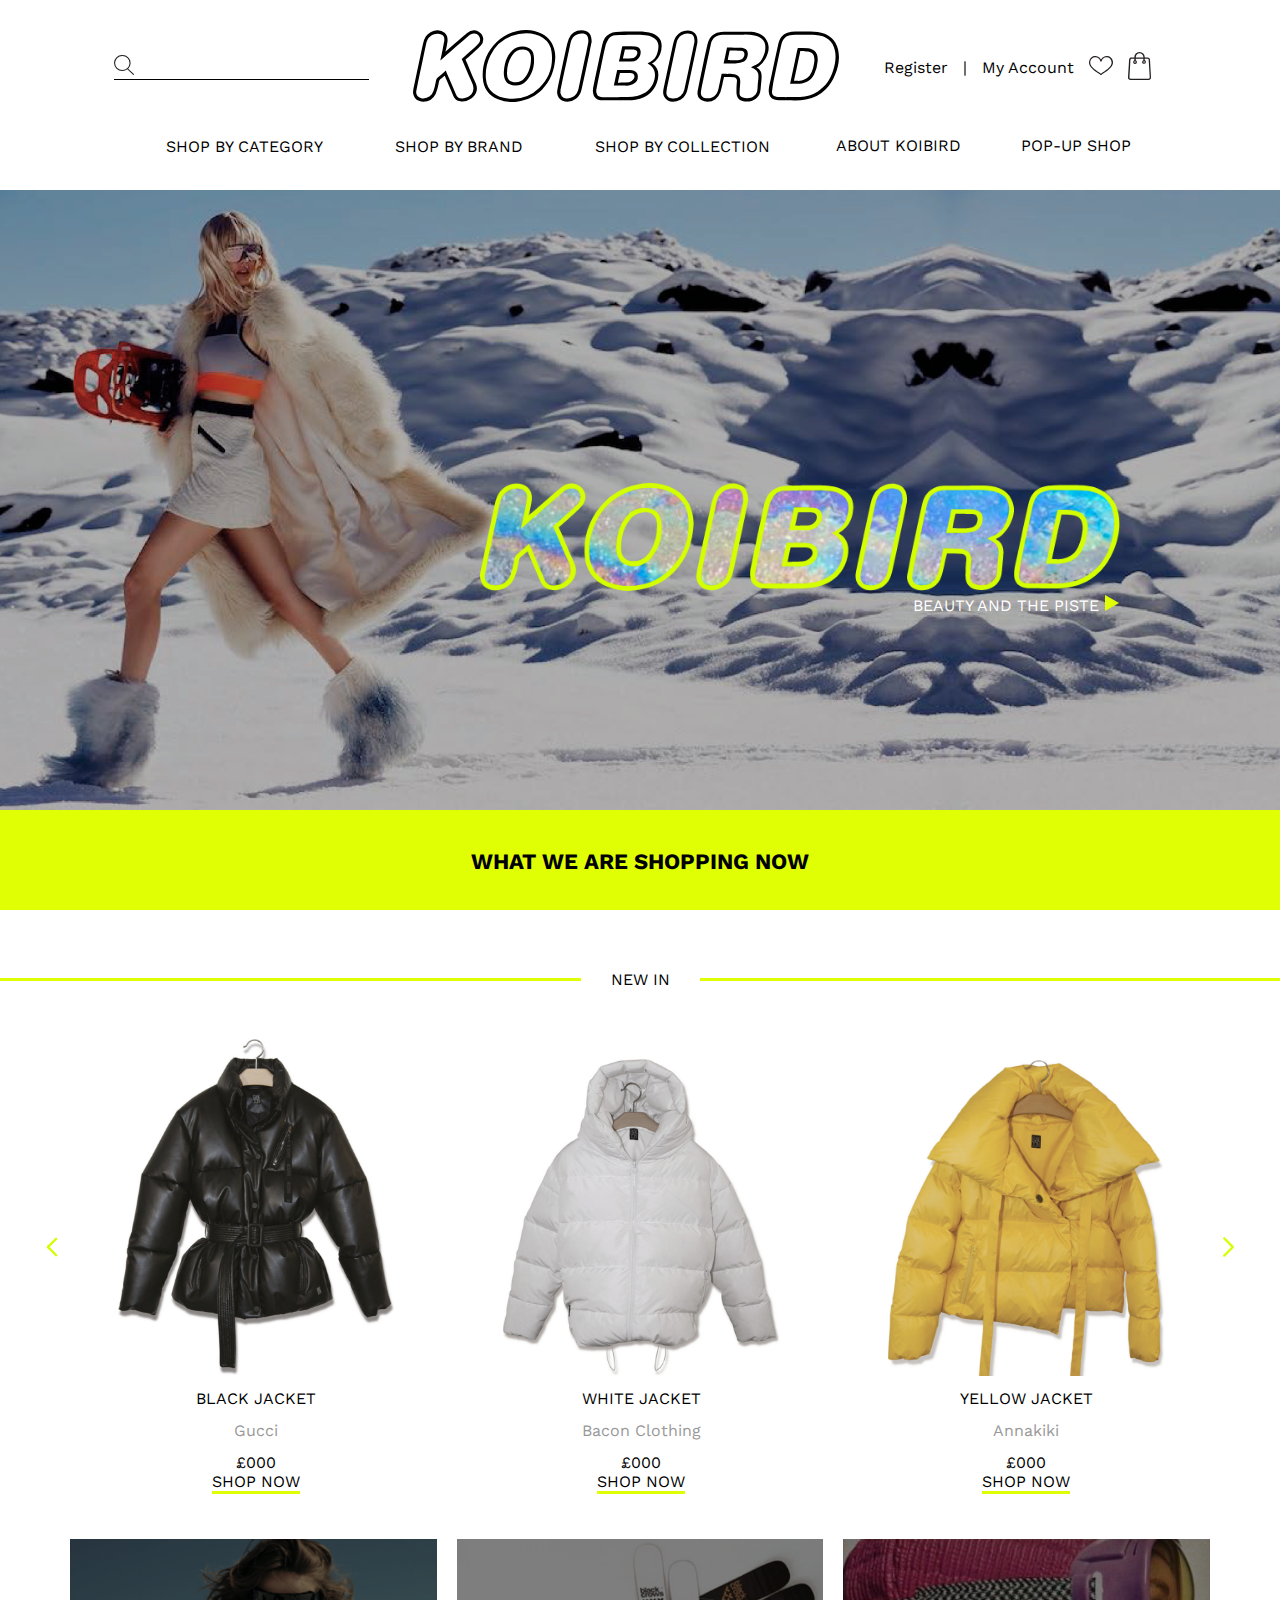
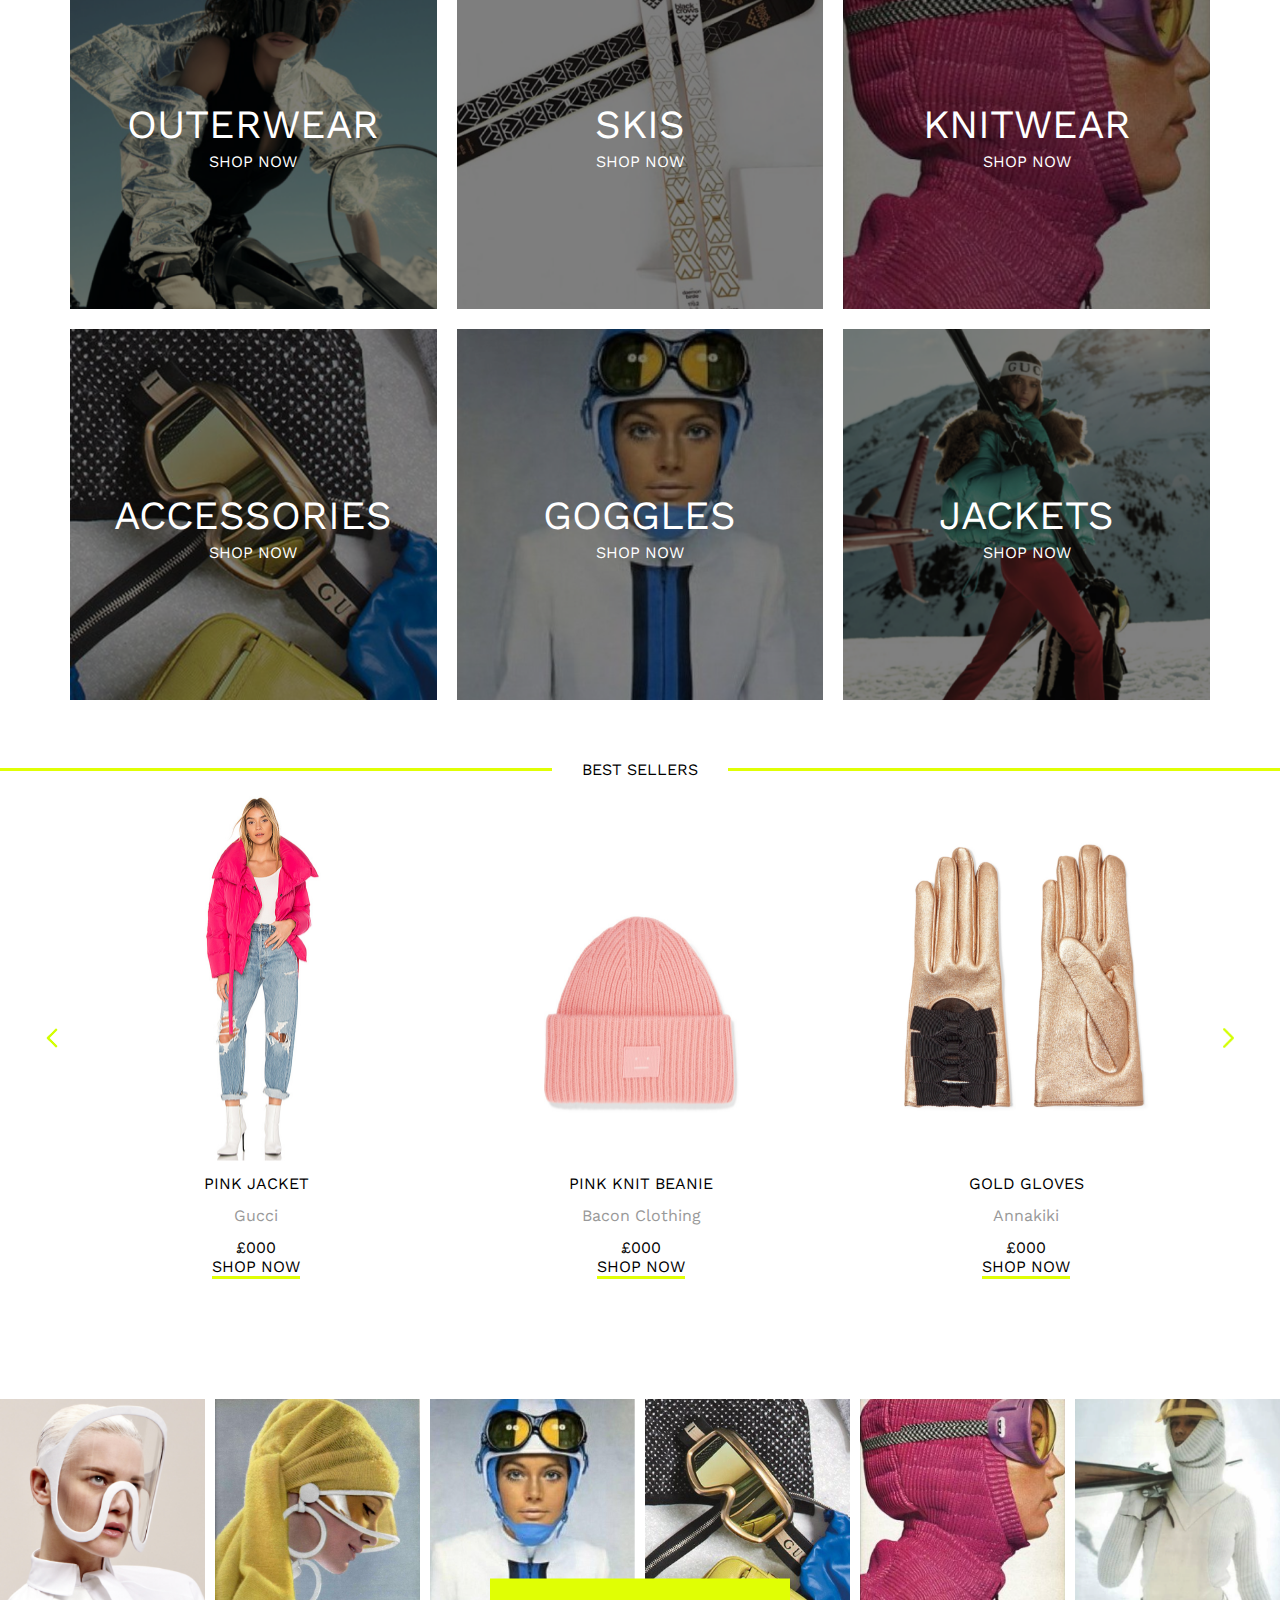
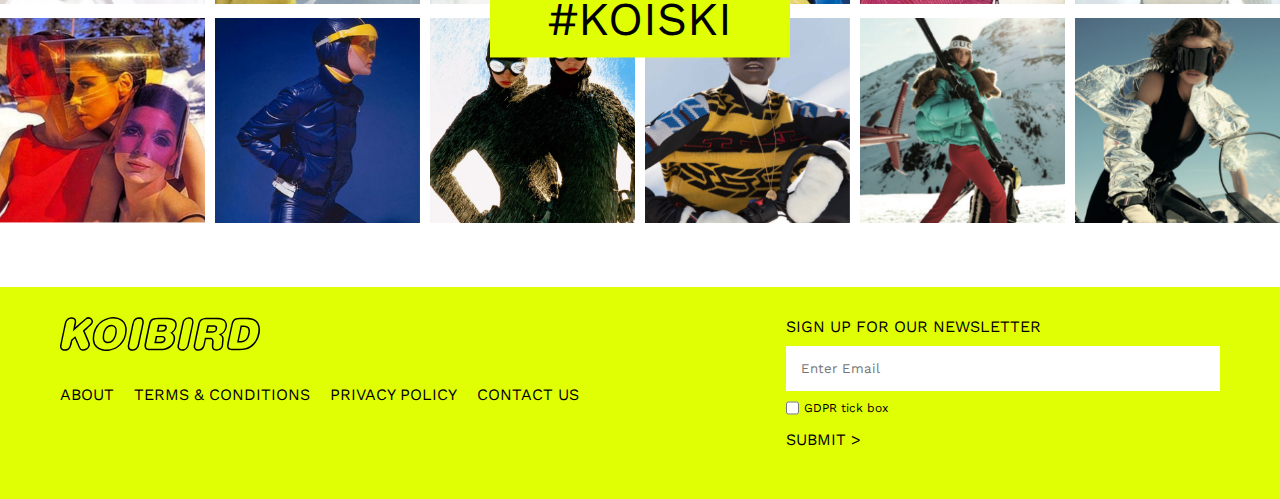
<file: index.html>
<!DOCTYPE html>
<html lang="en">

<head>
	<title>KOIBIRD</title>
	<meta name="description" content="KOIBIRD landing page" />
	<meta charset="utf-8" />
	<meta name="viewport" content="width=device-width, initial-scale=1, shrink-to-fit=no" />
	<link href="styles/styles.css" rel="stylesheet" type="text/css" />
</head>

<body>
	<header class="header">
		<div class="wrapper">
			<div class="header__columns">
				<div class="header__column--left">
					<form class="header__search-form">
						<span>
							<img src="img/search-icon.svg" alt="Search icon" />
						</span>
						<input type="text" />
					</form>
				</div>
				<div class="header__column--logo">
					<div class="header__logo">
						<a href="homepage.html">
							<img src="img/logo.svg" alt="Logo" />
						</a>
					</div>
				</div>
				<div class="header__column--right">
					<ul>
						<li><a href="#">Register</a></li>
						<li><span>|</span></li>
						<li><a href="#">My account</a></li>
					</ul>					
					<ul>
						<li><a href="#"><img src="img/wishlist-icon.svg" alt="Wishlist icon" /></a></li>
						<li><a href="#"><img src="img/shopping-bag.svg" alt="Shopping icon" /></a></li>
					</ul>
				</div>
				<div class="header__column--right-mobile">
					<ul>
						<li><a href="#"><img src="img/wishlist-icon.svg" alt="Wishlist icon" /></a></li>
						<li><a href="#"><img src="img/shopping-bag.svg" alt="Shopping icon" /></a></li>
					</ul>
				</div>
			</div>
			<nav class="header__nav">
				<ul>
					<li>
						<button class="dropdownCategory" onclick="dropdownToggle()">shop by category</button>
						<div class="header__nav--dropdown-content" id="dropdownCategory">
							<a href="#"><span>outerwear</span></a>
							<a href="#"><span>skis</span></a>
							<a href="#"><span>knitwear</span></a>
							<a href="#"><span>accessories</span></a>
							<a href="#"><span>goggles</span></a>
							<a href="#"><span>jackets</span></a>
						</div>
					</li>
					<li>
						<button class="dropdownBrand" onclick="dropdownToggle()">shop by brand</button>
						<div class="header__nav--dropdown-content" id="dropdownBrand">
							<a href="#"><span>gucci</span></a>
							<a href="#"><span>baron clothing</span></a>
							<a href="#"><span>annakiki</span></a>
							<a href="#"><span>black crows</span></a>
						</div>
					</li>
					<li>
						<button class="dropdownCollection" onclick="dropdownToggle()">shop by collection</button>
						<div class="header__nav--dropdown-content" id="dropdownCollection">
							<a href="#"><span>winter</span></a>
							<a href="#"><span>spring</span></a>
							<a href="#"><span>summer</span></a>
							<a href="#"><span>autumn</span></a>
						</div>
					</li>
					<li>
						<a href="#">about koibird</a>
					</li>
					<li>
						<a href="#">pop-up shop</a>
					</li>
				</ul>
			</nav>
		</div>

		<div class="header__mobile-nav">
			<button class="header__mobile-nav--toggler" onclick="mobileToggle()"><span></span></button>
			<div id="mobileToggle" class="header__mobile-nav--menu">
				<ul>
					<li><a href="#"><img src="img/wishlist-icon.svg" alt="Wishlist icon" /></a></li>
					<li><a href="#"><img src="img/shopping-bag.svg" alt="Shopping icon" /></a></li>
				</ul>
				<form class="header__search-form">
					<span>
						<img src="img/search-icon.svg" alt="Search icon" />
					</span>
					<input type="text" />
				</form>
				<a href="#">Register</a>
				<a href="#">My account</a>
				<a href="#">shop by category</a>
				<a href="#">shop by brand</a>
				<a href="#">shop by collection</a>
				<a href="#">about koibird</a>
				<a href="#">pop-up shop</a>
			</div>
		</div>
	</header>
	<main>
		<div class="main__banner">
			<img src="img/banner.png" alt="Banner" />
			<div class="main__banner--logo">
				<img src="img/banner-logo.png" alt="Banner logo" />
				<text><a href="#strapline">beauty and the piste <img src="img/banner-logo-link.svg" alt="Arrow" /></a>
				</text>
			</div>
		</div>
		<div id="strapline" class="strapline">
			what we are shopping now
		</div>
		<div class="slider__title">
			new in
		</div>
		<div class="wrapper">
			<div class="slider__new">
				<button class="slider-arrow">
					<img src="img/arrow-left.png" alt="Arrow left" />
				</button>
				<div class="slider">
					<ul>
						<li class="slider-item">
							<img src="img/jacket-black.png" alt="New">
							<div class="slider-item__text">
								<a href="#">
									<div class="name">BLACK JACKET</div>
								</a>
								<div class="brand">Gucci</div>
								<div class="price">£000</div>
								<a class="shop-link">shop now</a>
							</div>
						</li>
						<li class="slider-item">
							<img src="img/jacket-white.png" alt="New">
							<div class="slider-item__text">
								<a href="#">
									<div class="name">WHITE JACKET</div>
								</a>
								<div class="brand">Bacon Clothing</div>
								<div class="price">£000</div>
								<a class="shop-link">shop now</a>
						</li>
						<li class="slider-item">
							<img src="img/jacket-yellow.png" alt="New">
							<div class="slider-item__text">
								<a href="#">
									<div class="name">YELLOW JACKET</div>
								</a>
								<div class="brand">Annakiki</div>
								<div class="price">£000</div>
								<a class="shop-link">shop now</a>
							</div>
						</li>
						<li class="slider-item">
							<img src="img/jacket-camouflage.png" alt="New">
							<div class="slider-item__text">
								<a href="#">
									<div class="name">CAMOUFLAGE JACKET</div>
								</a>
								<div class="brand">Black Crows</div>
								<div class="price">£000</div>
								<a class="shop-link">shop now</a>
							</div>
						</li>
					</ul>
				</div>
				<button class="slider-arrow">
					<img src="img/arrow-right.png" alt="Arrow right" />
				</button>
			</div>
		</div>
		<div class="wrapper">
			<div class="cta-grid">
				<a><img src="img/cta-outerwear.png" alt="CTA image" />
					<div class="cta-grid__overlay"></div>
					<text class="cta-grid__title">outerwear</text>
					<text class="cta-grid__subtitle">shop now</text>
				</a>
				<a><img src="img/cta-skis.png" alt="CTA image" />
					<div class="cta-grid__overlay"></div>
					<text class="cta-grid__title">skis</text>
					<text class="cta-grid__subtitle">shop now</text>
				</a>
				<a><img src="img/cta-knitwear.png" alt="CTA image" />
					<div class="cta-grid__overlay"></div>
					<text class="cta-grid__title">knitwear</text>
					<text class="cta-grid__subtitle">shop now</text>
				</a>
				<a><img src="img/cta-accessories.png" alt="CTA image" />
					<div class="cta-grid__overlay"></div>
					<text class="cta-grid__title">accessories</text>
					<text class="cta-grid__subtitle">shop now</text>
				</a>
				<a><img src="img/cta-goggles.png" alt="CTA image" />
					<div class="cta-grid__overlay"></div>
					<text class="cta-grid__title">goggles</text>
					<text class="cta-grid__subtitle">shop now</text>
				</a>
				<a><img src="img/cta-jackets.png" alt="CTA image" />
					<div class="cta-grid__overlay"></div>
					<text class="cta-grid__title">jackets</text>
					<text class="cta-grid__subtitle">shop now</text>
				</a>
			</div>
		</div>

		<div class="slider__title">
			best sellers
		</div>
		<div class="wrapper">
			<div class="slider__best">
				<button class="slider-arrow">
					<img src="img/arrow-left.png" alt="Arrow left" />
				</button>
				<div class="slider">
					<ul>
						<li class="slider-item">
							<img src="img/best-pink-jacket.png" alt="New">
							<div class="slider-item__text">
								<a href="#">
									<div class="name">PINK JACKET</div>
								</a>
								<div class="brand">Gucci</div>
								<div class="price">£000</div>
								<a class="shop-link">shop now</a>
							</div>
						</li>
						<li class="slider-item">
							<img src="img/best-pink-beanie.png" alt="New">
							<div class="slider-item__text">
								<a href="#">
									<div class="name">PINK KNIT BEANIE</div>
								</a>
								<div class="brand">Bacon Clothing</div>
								<div class="price">£000</div>
								<a class="shop-link">shop now</a>
						</li>
						<li class="slider-item">
							<img src="img/best-gold-gloves.png" alt="New">
							<div class="slider-item__text">
								<a href="#">
									<div class="name">GOLD GLOVES</div>
								</a>
								<div class="brand">Annakiki</div>
								<div class="price">£000</div>
								<a class="shop-link">shop now</a>
							</div>
						</li>
						<li class="slider-item">
							<img src="img/best-handbag.png" alt="New">
							<div class="slider-item__text">
								<a href="#">
									<div class="name">CREAM HANDBAG</div>
								</a>
								<div class="brand">Black Crows</div>
								<div class="price">£000</div>
								<a class="shop-link">shop now</a>
							</div>
						</li>
					</ul>
				</div>
				<button class="slider-arrow">
					<img src="img/arrow-right.png" alt="Arrow right" />
				</button>
			</div>
		</div>

		<div class="instagram">
			<a>
				<div class="instagram__overlay"></div>
				<img src="img/instagram-1.png" alt="Instagram picture" />
				<text>shop the look</text>
			</a>
			<a>
				<div class="instagram__overlay"></div>
				<img src="img/instagram-2.png" alt="Instagram picture" />
				<text>shop the look</text>
			</a>
			<a>
				<div class="instagram__overlay"></div>
				<img src="img/instagram-3.png" alt="Instagram picture" />
				<text>shop the look</text>
			</a>
			<a>
				<div class="instagram__overlay"></div>
				<img src="img/instagram-4.png" alt="Instagram picture" />
				<text>shop the look</text>
			</a>
			<a>
				<div class="instagram__overlay"></div>
				<img src="img/instagram-5.png" alt="Instagram picture" />
				<text>shop the look</text>
			</a>
			<a>
				<div class="instagram__overlay"></div>
				<img src="img/instagram-6.png" alt="Instagram picture" />
				<text>shop the look</text>
			</a>
			<a>
				<div class="instagram__overlay"></div>
				<img src="img/instagram-7.png" alt="Instagram picture" />
				<text>shop the look</text>
			</a>
			<a>
				<div class="instagram__overlay"></div>
				<img src="img/instagram-8.png" alt="Instagram picture" />
				<text>shop the look</text>
			</a>
			<a>
				<div class="instagram__overlay"></div>
				<img src="img/instagram-9.png" alt="Instagram picture" />
				<text>shop the look</text>
			</a>
			<a>
				<div class="instagram__overlay"></div>
				<img src="img/instagram-10.png" alt="Instagram picture" />
				<text>shop the look</text>
			</a>
			<a>
				<div class="instagram__overlay"></div>
				<img src="img/instagram-11.png" alt="Instagram picture" />
				<text>shop the look</text>
			</a>
			<a>
				<div class="instagram__overlay"></div>
				<img src="img/instagram-12.png" alt="Instagram picture" />
				<text>shop the look</text>
			</a>
			<div class="instagram__cta">
				#KOISKI
			</div>
		</div>
	</main>
	<footer class="footer">
		<div class="wrapper">
			<div class="footer__container">
			<div class="footer__left">
				<div class="footer__logo-container">
					<a href="#">
						<img src="img/logo.svg" alt="Logo" />
					</a>
				</div>
					<ul class="footer__nav">
						<li><a href="#">about</a></li>
						<li><a href="#">terms & conditions</a></li>
						<li><a href="#">privacy policy</a></li>
						<li><a href="#">contact us</a></li>
					</ul>
			</div>
			<div class="footer__right">
				<form class="footer__signup-form">
					<text>sign up for our newsletter</text>
					<input type="email" placeholder="Enter Email" name="email" required>
					<label>
						<input type="checkbox" required> GDPR tick box
					</label>
					<div class="clearfix">
						<button type="submit" class="footer__signup-form--submit">Submit ></button>
					</div>
				</form>
			</div></div>
		</div>
	</footer>
	<script src="js/main.js" type="text/javascript"></script>
</body>

</html>
</file>
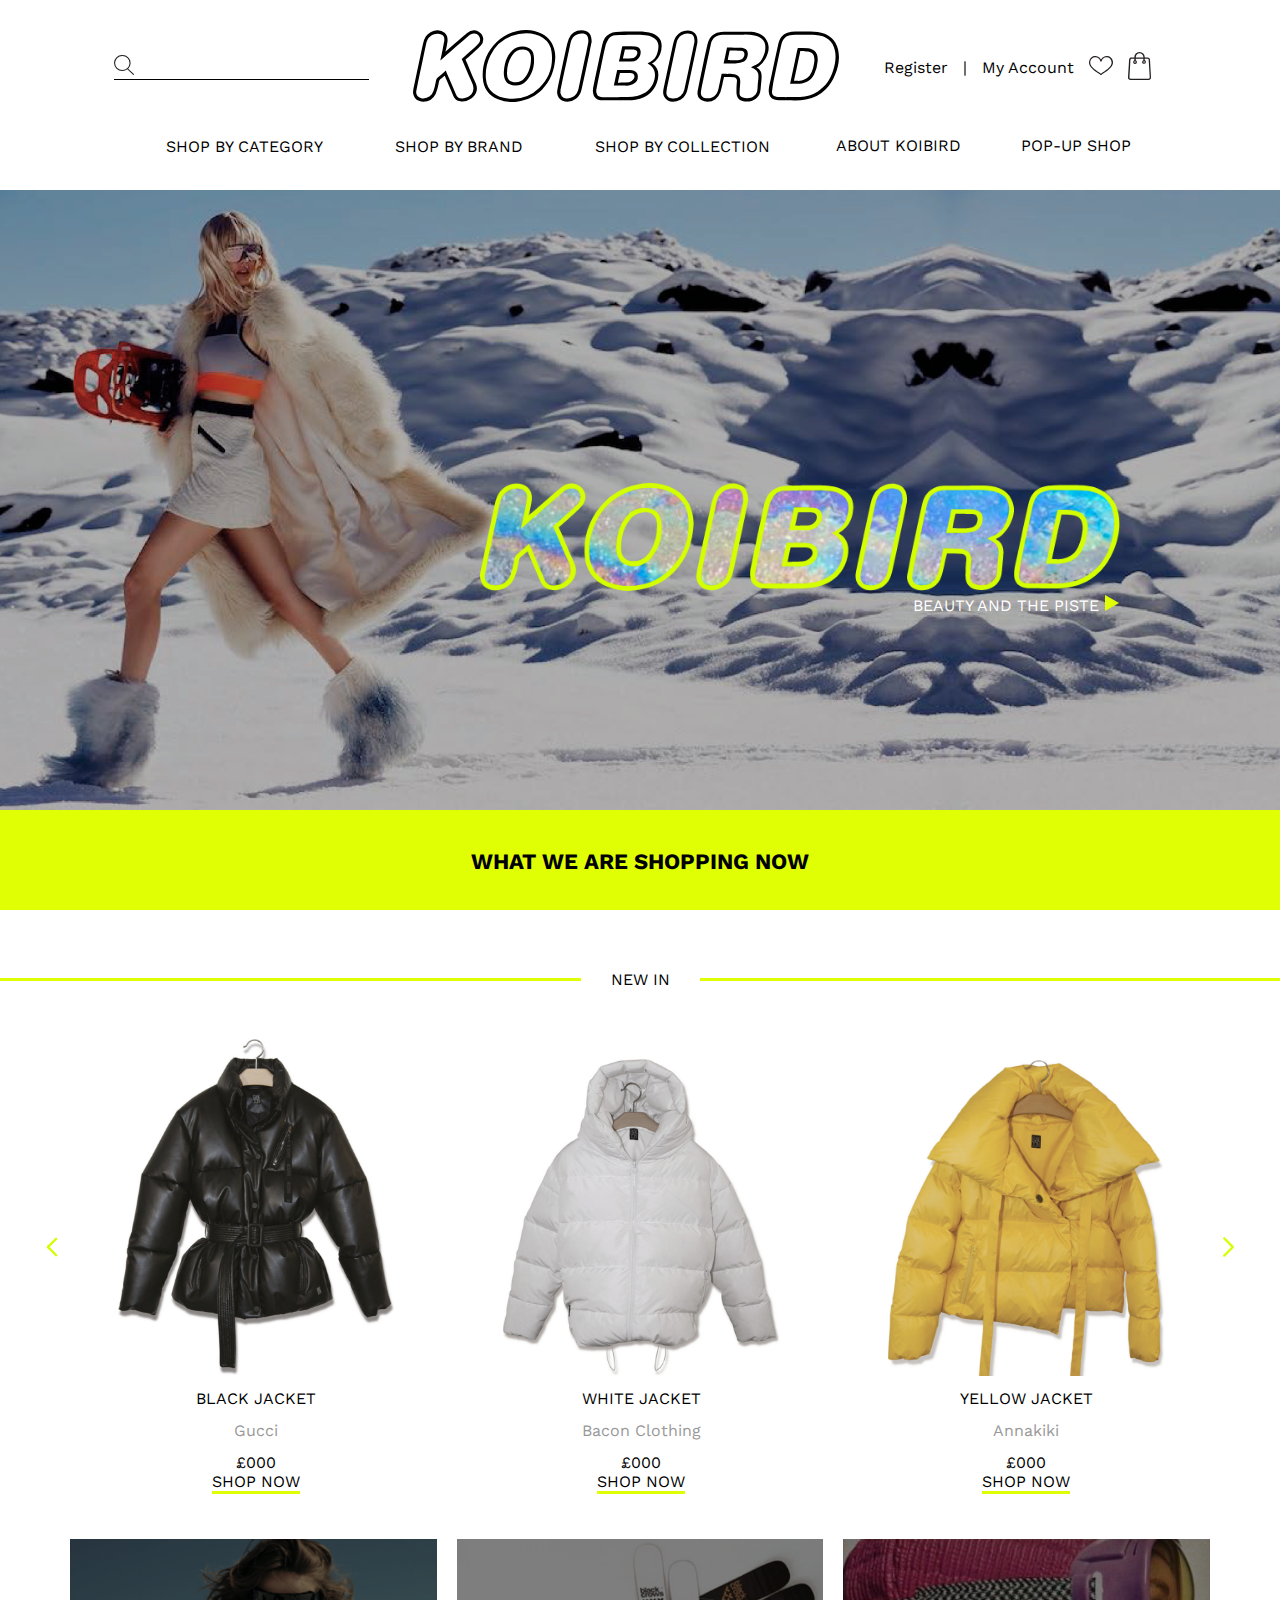
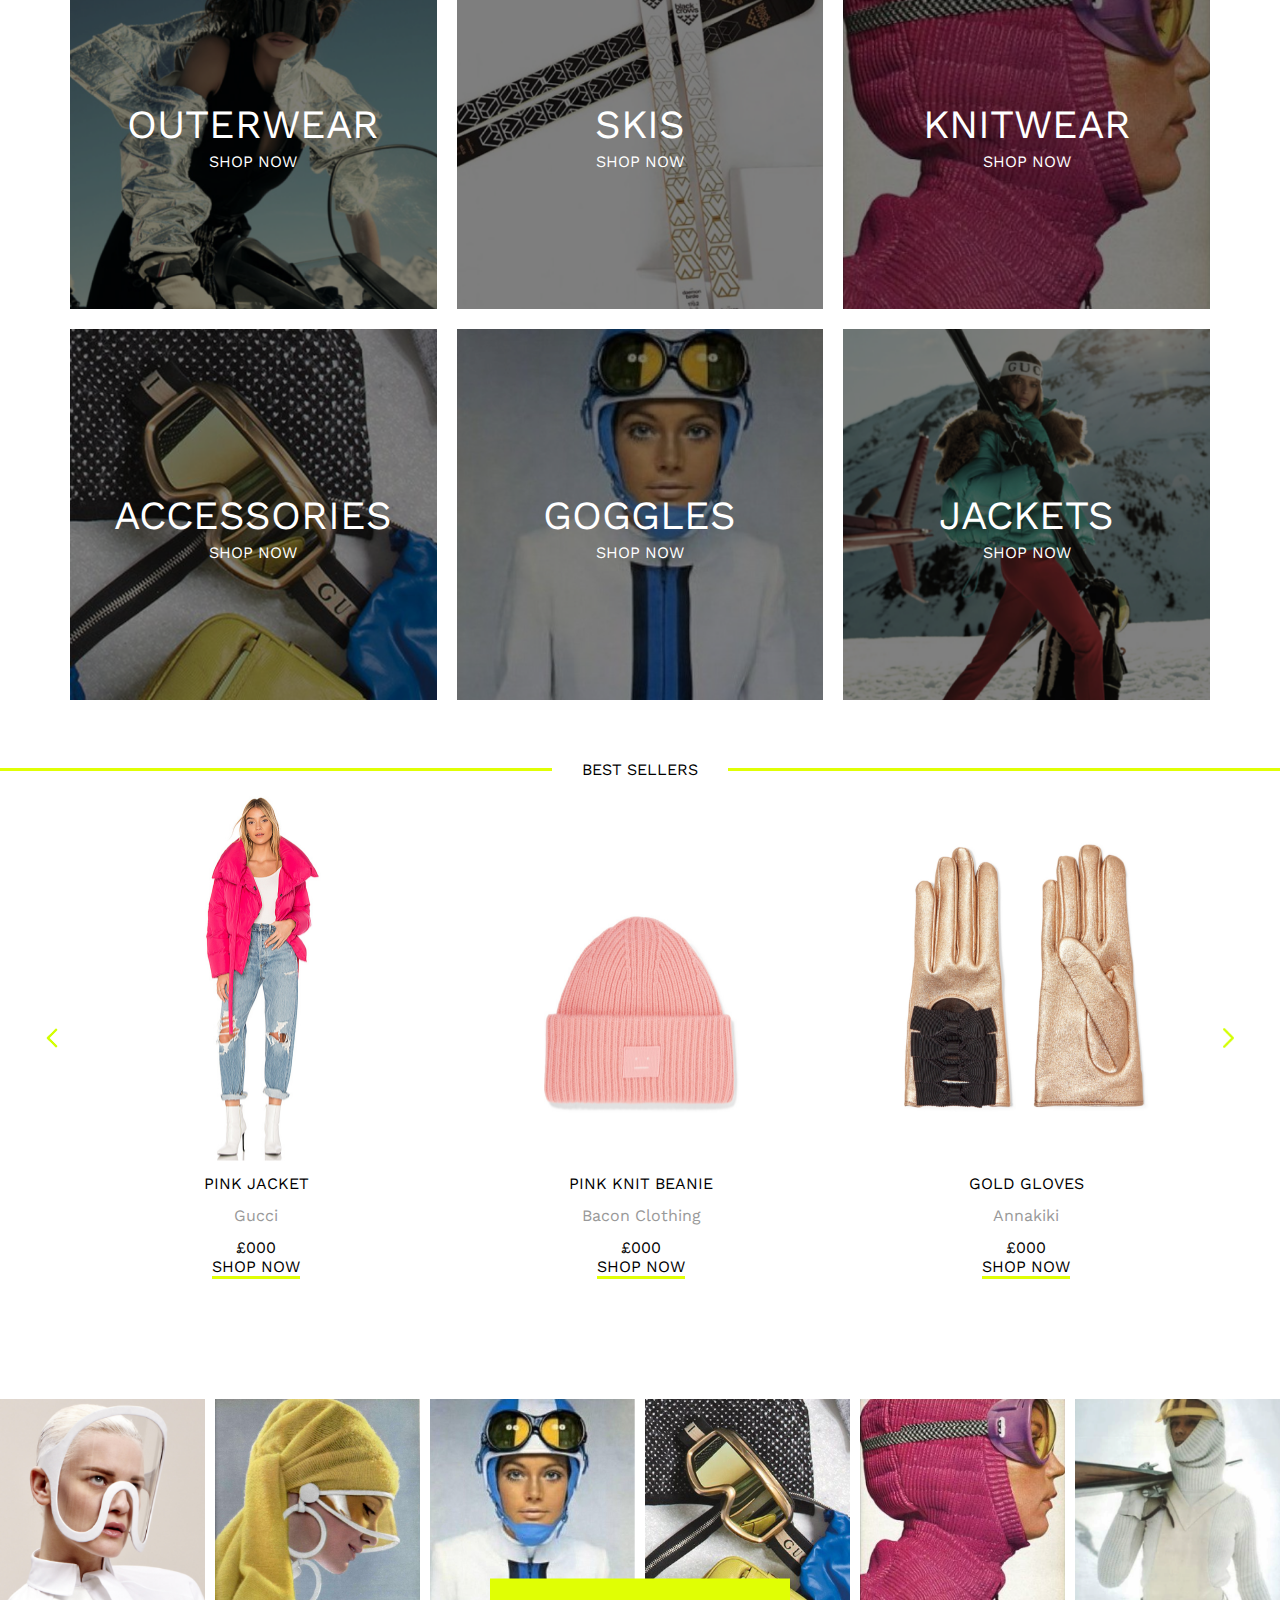
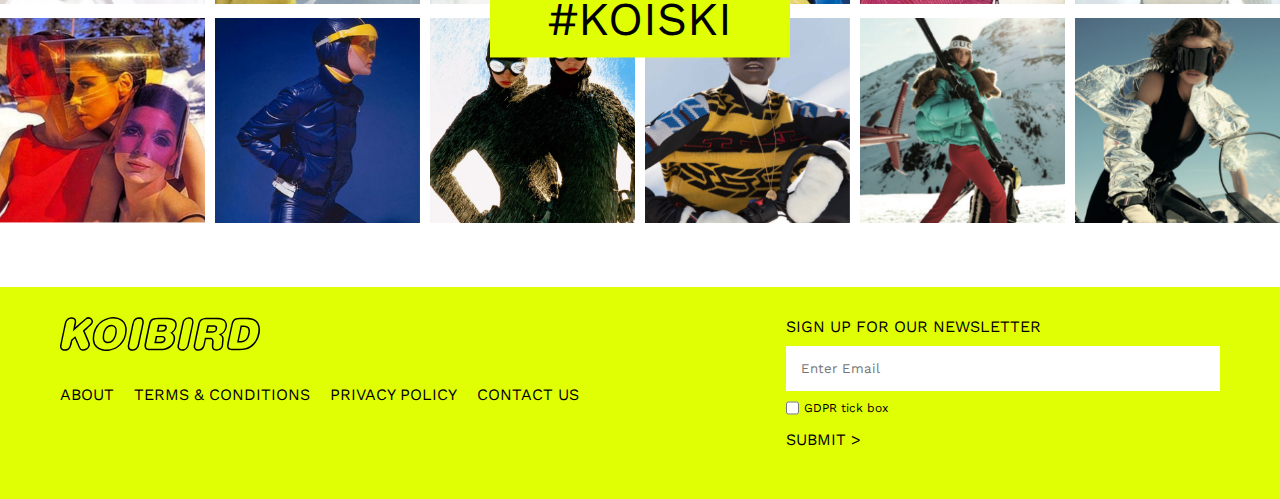
<file: homepage.html>
<!DOCTYPE html>
<html lang="en">

<head>
	<title>KOIBIRD</title>
	<meta name="description" content="KOIBIRD landing page" />
	<meta charset="utf-8" />
	<meta name="viewport" content="width=device-width, initial-scale=1, shrink-to-fit=no" />
	<link href="styles/styles.css" rel="stylesheet" type="text/css" />
</head>

<body>
	<header class="header">
		<div class="wrapper">
			<div class="header__columns">
				<div class="header__column--left">
					<form class="header__search-form">
						<span>
							<img src="img/search-icon.svg" alt="Search icon" />
						</span>
						<input type="text" />
					</form>
				</div>
				<div class="header__column--logo">
					<div class="header__logo">
						<a href="homepage.html">
							<img src="img/logo.svg" alt="Logo" />
						</a>
					</div>
				</div>
				<div class="header__column--right">
					<ul>
						<li><a href="#">Register</a></li>
						<li><span>|</span></li>
						<li><a href="#">My account</a></li>
					</ul>					
					<ul>
						<li><a href="#"><img src="img/wishlist-icon.svg" alt="Wishlist icon" /></a></li>
						<li><a href="#"><img src="img/shopping-bag.svg" alt="Shopping icon" /></a></li>
					</ul>
				</div>
				<div class="header__column--right-mobile">
					<ul>
						<li><a href="#"><img src="img/wishlist-icon.svg" alt="Wishlist icon" /></a></li>
						<li><a href="#"><img src="img/shopping-bag.svg" alt="Shopping icon" /></a></li>
					</ul>
				</div>
			</div>
			<nav class="header__nav">
				<ul>
					<li>
						<button class="dropdownCategory" onclick="dropdownToggle()">shop by category</button>
						<div class="header__nav--dropdown-content" id="dropdownCategory">
							<a href="#"><span>outerwear</span></a>
							<a href="#"><span>skis</span></a>
							<a href="#"><span>knitwear</span></a>
							<a href="#"><span>accessories</span></a>
							<a href="#"><span>goggles</span></a>
							<a href="#"><span>jackets</span></a>
						</div>
					</li>
					<li>
						<button class="dropdownBrand" onclick="dropdownToggle()">shop by brand</button>
						<div class="header__nav--dropdown-content" id="dropdownBrand">
							<a href="#"><span>gucci</span></a>
							<a href="#"><span>baron clothing</span></a>
							<a href="#"><span>annakiki</span></a>
							<a href="#"><span>black crows</span></a>
						</div>
					</li>
					<li>
						<button class="dropdownCollection" onclick="dropdownToggle()">shop by collection</button>
						<div class="header__nav--dropdown-content" id="dropdownCollection">
							<a href="#"><span>winter</span></a>
							<a href="#"><span>spring</span></a>
							<a href="#"><span>summer</span></a>
							<a href="#"><span>autumn</span></a>
						</div>
					</li>
					<li>
						<a href="#">about koibird</a>
					</li>
					<li>
						<a href="#">pop-up shop</a>
					</li>
				</ul>
			</nav>
		</div>

		<div class="header__mobile-nav">
			<button class="header__mobile-nav--toggler" onclick="mobileToggle()"><span></span></button>
			<div id="mobileToggle" class="header__mobile-nav--menu">
				<ul>
					<li><a href="#"><img src="img/wishlist-icon.svg" alt="Wishlist icon" /></a></li>
					<li><a href="#"><img src="img/shopping-bag.svg" alt="Shopping icon" /></a></li>
				</ul>
				<form class="header__search-form">
					<span>
						<img src="img/search-icon.svg" alt="Search icon" />
					</span>
					<input type="text" />
				</form>
				<a href="#">Register</a>
				<a href="#">My account</a>
				<a href="#">shop by category</a>
				<a href="#">shop by brand</a>
				<a href="#">shop by collection</a>
				<a href="#">about koibird</a>
				<a href="#">pop-up shop</a>
			</div>
		</div>
	</header>
	<main>
		<div class="main__banner">
			<img src="img/banner.png" alt="Banner" />
			<div class="main__banner--logo">
				<img src="img/banner-logo.png" alt="Banner logo" />
				<text><a href="#strapline">beauty and the piste <img src="img/banner-logo-link.svg" alt="Arrow" /></a>
				</text>
			</div>
		</div>
		<div id="strapline" class="strapline">
			what we are shopping now
		</div>
		<div class="slider__title">
			new in
		</div>
		<div class="wrapper">
			<div class="slider__new">
				<button class="slider-arrow">
					<img src="img/arrow-left.png" alt="Arrow left" />
				</button>
				<div class="slider">
					<ul>
						<li class="slider-item">
							<img src="img/jacket-black.png" alt="New">
							<div class="slider-item__text">
								<a href="#">
									<div class="name">BLACK JACKET</div>
								</a>
								<div class="brand">Gucci</div>
								<div class="price">£000</div>
								<a class="shop-link">shop now</a>
							</div>
						</li>
						<li class="slider-item">
							<img src="img/jacket-white.png" alt="New">
							<div class="slider-item__text">
								<a href="#">
									<div class="name">WHITE JACKET</div>
								</a>
								<div class="brand">Bacon Clothing</div>
								<div class="price">£000</div>
								<a class="shop-link">shop now</a>
						</li>
						<li class="slider-item">
							<img src="img/jacket-yellow.png" alt="New">
							<div class="slider-item__text">
								<a href="#">
									<div class="name">YELLOW JACKET</div>
								</a>
								<div class="brand">Annakiki</div>
								<div class="price">£000</div>
								<a class="shop-link">shop now</a>
							</div>
						</li>
						<li class="slider-item">
							<img src="img/jacket-camouflage.png" alt="New">
							<div class="slider-item__text">
								<a href="#">
									<div class="name">CAMOUFLAGE JACKET</div>
								</a>
								<div class="brand">Black Crows</div>
								<div class="price">£000</div>
								<a class="shop-link">shop now</a>
							</div>
						</li>
					</ul>
				</div>
				<button class="slider-arrow">
					<img src="img/arrow-right.png" alt="Arrow right" />
				</button>
			</div>
		</div>
		<div class="wrapper">
			<div class="cta-grid">
				<a><img src="img/cta-outerwear.png" alt="CTA image" />
					<div class="cta-grid__overlay"></div>
					<text class="cta-grid__title">outerwear</text>
					<text class="cta-grid__subtitle">shop now</text>
				</a>
				<a><img src="img/cta-skis.png" alt="CTA image" />
					<div class="cta-grid__overlay"></div>
					<text class="cta-grid__title">skis</text>
					<text class="cta-grid__subtitle">shop now</text>
				</a>
				<a><img src="img/cta-knitwear.png" alt="CTA image" />
					<div class="cta-grid__overlay"></div>
					<text class="cta-grid__title">knitwear</text>
					<text class="cta-grid__subtitle">shop now</text>
				</a>
				<a><img src="img/cta-accessories.png" alt="CTA image" />
					<div class="cta-grid__overlay"></div>
					<text class="cta-grid__title">accessories</text>
					<text class="cta-grid__subtitle">shop now</text>
				</a>
				<a><img src="img/cta-goggles.png" alt="CTA image" />
					<div class="cta-grid__overlay"></div>
					<text class="cta-grid__title">goggles</text>
					<text class="cta-grid__subtitle">shop now</text>
				</a>
				<a><img src="img/cta-jackets.png" alt="CTA image" />
					<div class="cta-grid__overlay"></div>
					<text class="cta-grid__title">jackets</text>
					<text class="cta-grid__subtitle">shop now</text>
				</a>
			</div>
		</div>

		<div class="slider__title">
			best sellers
		</div>
		<div class="wrapper">
			<div class="slider__best">
				<button class="slider-arrow">
					<img src="img/arrow-left.png" alt="Arrow left" />
				</button>
				<div class="slider">
					<ul>
						<li class="slider-item">
							<img src="img/best-pink-jacket.png" alt="New">
							<div class="slider-item__text">
								<a href="#">
									<div class="name">PINK JACKET</div>
								</a>
								<div class="brand">Gucci</div>
								<div class="price">£000</div>
								<a class="shop-link">shop now</a>
							</div>
						</li>
						<li class="slider-item">
							<img src="img/best-pink-beanie.png" alt="New">
							<div class="slider-item__text">
								<a href="#">
									<div class="name">PINK KNIT BEANIE</div>
								</a>
								<div class="brand">Bacon Clothing</div>
								<div class="price">£000</div>
								<a class="shop-link">shop now</a>
						</li>
						<li class="slider-item">
							<img src="img/best-gold-gloves.png" alt="New">
							<div class="slider-item__text">
								<a href="#">
									<div class="name">GOLD GLOVES</div>
								</a>
								<div class="brand">Annakiki</div>
								<div class="price">£000</div>
								<a class="shop-link">shop now</a>
							</div>
						</li>
						<li class="slider-item">
							<img src="img/best-handbag.png" alt="New">
							<div class="slider-item__text">
								<a href="#">
									<div class="name">CREAM HANDBAG</div>
								</a>
								<div class="brand">Black Crows</div>
								<div class="price">£000</div>
								<a class="shop-link">shop now</a>
							</div>
						</li>
					</ul>
				</div>
				<button class="slider-arrow">
					<img src="img/arrow-right.png" alt="Arrow right" />
				</button>
			</div>
		</div>

		<div class="instagram">
			<a>
				<div class="instagram__overlay"></div>
				<img src="img/instagram-1.png" alt="Instagram picture" />
				<text>shop the look</text>
			</a>
			<a>
				<div class="instagram__overlay"></div>
				<img src="img/instagram-2.png" alt="Instagram picture" />
				<text>shop the look</text>
			</a>
			<a>
				<div class="instagram__overlay"></div>
				<img src="img/instagram-3.png" alt="Instagram picture" />
				<text>shop the look</text>
			</a>
			<a>
				<div class="instagram__overlay"></div>
				<img src="img/instagram-4.png" alt="Instagram picture" />
				<text>shop the look</text>
			</a>
			<a>
				<div class="instagram__overlay"></div>
				<img src="img/instagram-5.png" alt="Instagram picture" />
				<text>shop the look</text>
			</a>
			<a>
				<div class="instagram__overlay"></div>
				<img src="img/instagram-6.png" alt="Instagram picture" />
				<text>shop the look</text>
			</a>
			<a>
				<div class="instagram__overlay"></div>
				<img src="img/instagram-7.png" alt="Instagram picture" />
				<text>shop the look</text>
			</a>
			<a>
				<div class="instagram__overlay"></div>
				<img src="img/instagram-8.png" alt="Instagram picture" />
				<text>shop the look</text>
			</a>
			<a>
				<div class="instagram__overlay"></div>
				<img src="img/instagram-9.png" alt="Instagram picture" />
				<text>shop the look</text>
			</a>
			<a>
				<div class="instagram__overlay"></div>
				<img src="img/instagram-10.png" alt="Instagram picture" />
				<text>shop the look</text>
			</a>
			<a>
				<div class="instagram__overlay"></div>
				<img src="img/instagram-11.png" alt="Instagram picture" />
				<text>shop the look</text>
			</a>
			<a>
				<div class="instagram__overlay"></div>
				<img src="img/instagram-12.png" alt="Instagram picture" />
				<text>shop the look</text>
			</a>
			<div class="instagram__cta">
				#KOISKI
			</div>
		</div>
	</main>
	<footer class="footer">
		<div class="wrapper">
			<div class="footer__container">
			<div class="footer__left">
				<div class="footer__logo-container">
					<a href="#">
						<img src="img/logo.svg" alt="Logo" />
					</a>
				</div>
					<ul class="footer__nav">
						<li><a href="#">about</a></li>
						<li><a href="#">terms & conditions</a></li>
						<li><a href="#">privacy policy</a></li>
						<li><a href="#">contact us</a></li>
					</ul>
			</div>
			<div class="footer__right">
				<form class="footer__signup-form">
					<text>sign up for our newsletter</text>
					<input type="email" placeholder="Enter Email" name="email" required>
					<label>
						<input type="checkbox" required> GDPR tick box
					</label>
					<div class="clearfix">
						<button type="submit" class="footer__signup-form--submit">Submit ></button>
					</div>
				</form>
			</div></div>
		</div>
	</footer>
	<script src="js/main.js" type="text/javascript"></script>
</body>

</html>
</file>
<file: styles/styles.css>
@import url("https://fonts.googleapis.com/css2?family=Work+Sans&display=swap");
* {
  outline: none;
  margin: 0;
  font-family: "Work Sans", sans-serif; }

body {
  overflow-x: hidden; }

button {
  background: 0;
  border: 0; }
  button:hover {
    cursor: pointer; }

.wrapper {
  max-width: 1200px;
  margin: 0 auto;
  padding-left: 30px;
  padding-right: 30px; }

.header {
  height: 190px;
  position: fixed;
  z-index: 2;
  width: 100%;
  background-color: #fff; }

.header__columns {
  display: flex;
  flex-wrap: wrap;
  justify-content: space-evenly;
  align-items: center;
  margin: 30px; }
  .header__columns a {
    text-transform: capitalize;
    text-decoration: none;
    color: #000; }

.header__search-form {
  border-bottom: 1px solid #000;
  display: flex; }
  .header__search-form input {
    border: 0; }

.header__logo {
  text-align: center; }
  .header__logo img {
    width: 100%;
    max-height: 80px; }

.header__column--left {
  width: calc(25% - 30px); }

.header__column--logo {
  width: calc(40% - 30px); }

.header__column--right {
  display: flex;
  flex-wrap: wrap;
  justify-content: flex-end; }
  .header__column--right ul {
    display: flex;
    list-style: none;
    justify-content: space-evenly;
    align-items: center;
    padding-inline-start: 0; }
    .header__column--right ul li {
      margin-right: 15px; }
      .header__column--right ul li:nth-child(3) {
        white-space: nowrap; }

.header__nav ul {
  display: flex;
  justify-content: center;
  list-style: none; }
  .header__nav ul li {
    text-align: center;
    margin: 0 30px; }
    .header__nav ul li:first-child {
      margin-left: 0; }

.header__nav button {
  text-transform: uppercase;
  text-decoration: none;
  color: #000;
  font-size: 16px; }

.header__nav a {
  text-transform: uppercase;
  text-decoration: none;
  color: #000; }

.header__nav .header__nav--dropdown-content {
  display: none;
  position: absolute;
  background-color: #fff;
  min-width: 160px;
  z-index: 1;
  top: 191px; }
  .header__nav .header__nav--dropdown-content a {
    float: none;
    color: #000;
    padding: 12px 16px;
    text-decoration: none;
    display: block;
    text-align: left; }
    .header__nav .header__nav--dropdown-content a:hover span {
      border-bottom: 5px solid #e0ff04;
      padding-bottom: 5px; }

.header__nav .show {
  display: block; }

.header__mobile-nav {
  position: absolute;
  top: 40%;
  left: 30px; }
  .header__mobile-nav .header__search-form {
    margin: 0 15px; }
  .header__mobile-nav .header__mobile-nav--toggler {
    display: inline-block;
    position: relative;
    overflow: hidden;
    margin: 0;
    padding: 0;
    font-size: 0;
    text-indent: -9999px;
    -webkit-appearance: none;
    -moz-appearance: none;
    appearance: none;
    -webkit-box-shadow: none;
    box-shadow: none;
    border-radius: none;
    border: none;
    cursor: pointer;
    background: none;
    outline: none !important;
    width: 24px;
    height: 24px; }
    .header__mobile-nav .header__mobile-nav--toggler span {
      display: block;
      position: absolute;
      top: 10px;
      height: 3px;
      min-height: 3px;
      width: 100%;
      border-radius: 3px;
      background-color: #000; }
      .header__mobile-nav .header__mobile-nav--toggler span:before {
        top: -7px;
        position: absolute;
        display: block;
        left: 0;
        width: 100%;
        height: 3px;
        min-height: 3px;
        content: "";
        border-radius: 3px;
        background-color: #000; }
      .header__mobile-nav .header__mobile-nav--toggler span:after {
        bottom: -7px;
        position: absolute;
        display: block;
        left: 0;
        width: 100%;
        height: 3px;
        min-height: 3px;
        content: "";
        border-radius: 3px;
        background-color: #000; }

.header__column--right-mobile {
  position: absolute;
  top: 60px;
  right: 30px; }
  .header__column--right-mobile ul {
    display: flex;
    list-style: none;
    align-items: center;
    padding-inline-start: 0; }
    .header__column--right-mobile ul li:first-child {
      margin-right: 25px; }

.header__mobile-nav--menu {
  display: none;
  background: #fff;
  margin-top: 50px;
  padding-top: 5px;
  margin-left: -30px;
  width: 300px; }
  .header__mobile-nav--menu a {
    display: block;
    color: #000;
    padding: 12px 16px;
    text-transform: capitalize;
    text-decoration: none;
    display: block;
    text-align: left; }
  .header__mobile-nav--menu ul {
    float: right;
    list-style: none; }

main {
  padding-top: 190px; }

.main__banner img {
  width: 100%;
  filter: brightness(0.7); }

.main__banner--logo {
  position: absolute;
  z-index: 1;
  top: 50%;
  left: 50%;
  transform: translate(-25%, 25%);
  text-align: right; }
  .main__banner--logo img {
    width: 100%;
    filter: brightness(1); }
  .main__banner--logo text a {
    color: #fff;
    font-size: 16px;
    text-transform: uppercase;
    text-decoration: none; }
    .main__banner--logo text a img {
      width: 16px;
      height: 16px; }

.strapline {
  background-color: #e0ff04;
  font-weight: 700;
  font-size: 22px;
  text-transform: uppercase;
  text-align: center;
  line-height: 6rem; }
  .strapline::before {
    display: block;
    content: " ";
    margin-top: -190px;
    height: 190px;
    visibility: hidden;
    pointer-events: none; }

.slider__title {
  text-transform: uppercase;
  white-space: nowrap;
  margin-top: 60px;
  display: flex;
  align-items: center;
  text-align: center; }
  .slider__title::before, .slider__title::after {
    content: "";
    flex: 1;
    border-bottom: 3px solid #e0ff04; }
  .slider__title::before {
    margin-right: 30px; }
  .slider__title::after {
    margin-left: 30px; }

.slider__new,
.slider__best {
  display: flex;
  justify-content: space-between;
  align-items: center;
  overflow: hidden; }

.slider-arrow {
  border: none; }
  .slider-arrow img {
    height: 20px; }

.slider {
  overflow: hidden;
  margin-left: 0; }
  .slider ul {
    height: 520px;
    width: 1630px;
    display: flex;
    align-items: baseline;
    margin: 0;
    padding-left: 0;
    list-style: none; }

.slider-item {
  height: 510px;
  width: 385px;
  display: flex;
  flex-direction: column;
  justify-content: center;
  align-items: center;
  -webkit-box-sizing: border-box;
  -moz-box-sizing: border-box;
  box-sizing: border-box; }

.slider-item__text {
  text-align: center;
  position: relative; }
  .slider-item__text a {
    text-decoration: none; }
    .slider-item__text a:hover {
      cursor: pointer; }
  .slider-item__text .name {
    font-size: 16px;
    margin-top: 13px;
    margin-bottom: 0;
    color: #000000;
    text-transform: uppercase; }
  .slider-item__text .brand {
    color: #999999;
    font-size: 16px;
    margin-top: 13px;
    margin-bottom: 0; }
  .slider-item__text .price {
    font-size: 16px;
    margin-top: 13px;
    margin-bottom: 0; }
  .slider-item__text .shop-link {
    text-transform: uppercase;
    border-bottom: 3px solid #e0ff04; }

.cta-grid {
  display: grid;
  grid-template-columns: repeat(3, 1fr);
  margin: 30px;
  justify-content: center;
  grid-gap: 20px; }
  .cta-grid img {
    width: 100%;
    height: 100%;
    filter: brightness(0.5); }
  .cta-grid a {
    position: relative; }
    .cta-grid a:hover {
      cursor: pointer; }
      .cta-grid a:hover .cta-grid__overlay {
        opacity: 0.5; }
      .cta-grid a:hover .cta-grid__subtitle {
        border-bottom: 1px solid #fff; }
  .cta-grid text {
    position: absolute;
    color: #fff;
    text-transform: uppercase; }

.cta-grid__title {
  font-size: 40px;
  top: 50%;
  left: 50%;
  transform: translate(-50%, -50%); }

.cta-grid__subtitle {
  top: 60%;
  left: 50%;
  transform: translate(-50%, -50%); }

.cta-grid__overlay {
  position: absolute;
  top: 0;
  bottom: 0;
  left: 0;
  right: 0;
  height: 100%;
  width: 100%;
  opacity: 0;
  background-color: #e0ff04; }

.instagram {
  margin: 100px 0 50px 0;
  width: 100%;
  display: grid;
  grid-template-columns: repeat(6, 16%);
  justify-content: space-between;
  position: relative; }
  .instagram a {
    position: relative; }
    .instagram a text {
      opacity: 0;
      position: absolute;
      top: 50%;
      left: 50%;
      transform: translate(-50%, -50%);
      white-space: nowrap;
      color: #fff;
      text-transform: uppercase;
      border-bottom: 1px solid #fff; }
    .instagram a:hover {
      cursor: pointer; }
      .instagram a:hover .instagram__overlay {
        opacity: 0.75; }
      .instagram a:hover text {
        opacity: 1; }
  .instagram img {
    width: 100%;
    margin-bottom: 5%; }

.instagram__overlay {
  position: absolute;
  top: 0;
  bottom: 0;
  left: 0;
  right: 0;
  height: 95%;
  width: 100%;
  opacity: 0;
  background-color: #e0ff04;
  display: flex;
  justify-content: center;
  align-items: center;
  color: #fff;
  text-decoration: underline;
  text-align: center; }

.instagram__cta {
  position: absolute;
  top: 50%;
  left: 50%;
  transform: translate(-50%, -50%);
  font-size: 47px;
  background-color: #e0ff04;
  padding: 12px 58px; }

.footer {
  background-color: #e0ff04;
  padding: 30px 30px 50px 30px; }

.footer__container {
  display: flex;
  flex-wrap: wrap;
  justify-content: space-between; }

.footer__left {
  width: calc(60% - 30px); }

.footer__right {
  width: calc(40% - 30px); }

.footer__logo-container {
  margin: 0 0 30px 0; }
  .footer__logo-container img {
    max-width: 200px; }

.footer__nav {
  padding: 0;
  list-style: none;
  display: flex;
  flex-wrap: wrap; }
  .footer__nav a {
    text-transform: uppercase;
    text-decoration: none;
    color: #000;
    padding-right: 20px;
    white-space: nowrap; }
  .footer__nav li {
    margin-bottom: 20px; }

.footer__signup-form text {
  text-transform: uppercase; }

.footer__signup-form input[type="email"] {
  width: -webkit-fill-available;
  border: 0;
  padding: 15px;
  margin: 10px 0px; }

.footer__signup-form label {
  font-size: 12px;
  display: flex;
  margin-bottom: 15px; }
  .footer__signup-form label input {
    margin-right: 5px; }

.footer__signup-form--submit {
  padding: 0;
  text-transform: uppercase;
  font-size: 16px; }

.footer__left nav {
  display: flex; }

@media screen and (max-width: 992px) {
  .cta-grid__title {
    font-size: 30px; } }

@media screen and (max-width: 992px) {
  .header {
    height: 140px; }
  .header__columns {
    display: block; }
  .header__column--logo {
    width: -webkit-fill-available; }
  .header__column--left,
  .header__column--right {
    display: none; }
  .header__nav {
    display: none; }
  main {
    padding-top: 140px; }
  .strapline::before {
    margin-top: -140px;
    height: 140px; } }

@media screen and (min-width: 993px) {
  .header__mobile-nav,
  .header__column--right-mobile {
    display: none; } }

@media screen and (max-width: 900px) {
  .main__banner--logo {
    transform: translate(-50%, -100%); } }

@media screen and (max-width: 800px) {
  .cta-grid {
    grid-template-columns: repeat(2, 1fr); }
  .instagram {
    grid-template-columns: repeat(3, 33%); } }

@media screen and (min-width: 769px) {
  .header__mobile-nav--menu ul {
    display: none; } }

@media screen and (max-width: 768px) {
  .header__column--right-mobile {
    display: none; }
  .main__banner {
    display: none; }
  .footer__left {
    width: -webkit-fill-available; }
  .footer__right {
    width: -webkit-fill-available;
    margin-top: 30px; } }

@media screen and (max-width: 752px) {
  .cta-grid__title {
    font-size: 25px; } }

@media screen and (max-width: 600px) {
  .header__mobile-nav {
    top: 10px;
    left: 15px; } }

@media screen and (max-width: 492px) {
  .cta-grid {
    grid-template-columns: repeat(1, 1fr); } }

@media screen and (max-width: 480px) {
  .header__logo img {
    width: 80%;
    max-height: 80px; } }
</file>
